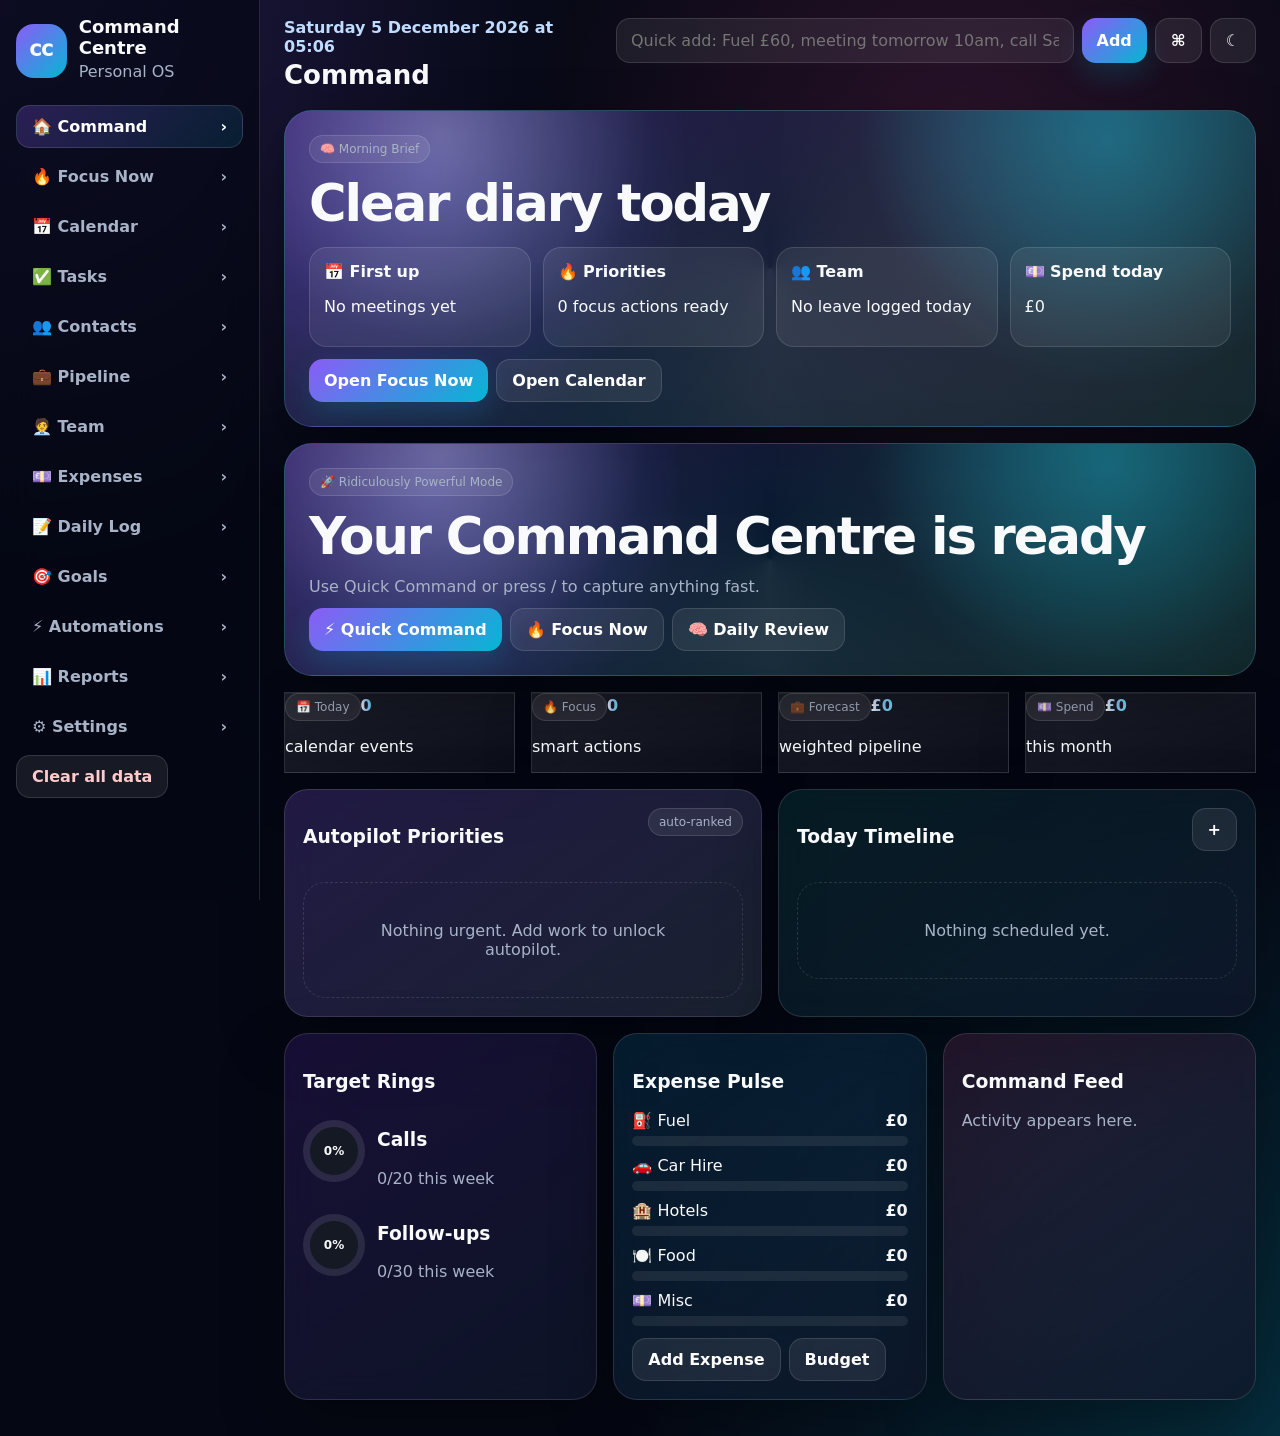
<file: index.html>
<!doctype html>
<html lang="en">
<head>
  <meta charset="UTF-8" />
  <meta name="viewport" content="width=device-width, initial-scale=1.0" />
  <meta name="theme-color" content="#111827" />
  <meta name="apple-mobile-web-app-capable" content="yes" />
  <meta name="apple-mobile-web-app-title" content="Command Centre" />
  <link rel="apple-touch-icon" href="./icon-192.png" />
  <title>Command Centre Personal OS</title>
  <link rel="manifest" href="./manifest.json">
  <link rel="stylesheet" href="./styles.css" />
</head>
<body>
  <div class="app-shell">
    <aside class="sidebar">
      <div class="brand"><div class="logo">CC</div><div><h1>Command Centre</h1><p>Personal OS</p></div></div>
      <nav id="nav"></nav>
      <button class="ghost danger" id="clearData">Clear all data</button>
    </aside>
    <main class="main">
      <header class="topbar">
        <div><p class="eyebrow" id="todayText"></p><h2 id="pageTitle">Dashboard</h2></div>
        <div class="quick-add">
          <input id="quickInput" placeholder="Quick add: Fuel £60, meeting tomorrow 10am, call Sarah..." />
          <button id="quickAddBtn">Add</button><button class="ghost" id="commandBtn" title="Open command palette">⌘</button><button class="ghost" id="themeBtn" title="Toggle theme">☾</button>
        </div>
      </header>
      <section id="view"></section><div id="toast" class="toast hidden"></div>
    </main>
  </div>
  <div id="modal" class="modal hidden"><div class="modal-card"><button class="close" id="closeModal">×</button><div id="modalContent"></div></div></div>
  <script src="./app.js"></script>
</body>
</html>
</file>
<file: styles.css>
:root{--bg:#050814;--panel:rgba(17,24,39,.72);--panel2:rgba(31,41,55,.82);--text:#f8fafc;--muted:#a8b3c7;--line:rgba(255,255,255,.12);--accent:#8b5cf6;--accent2:#06b6d4;--good:#22c55e;--warn:#f59e0b;--bad:#ef4444;--pink:#ec4899;--orange:#f97316;--shadow:0 24px 60px rgba(0,0,0,.35)}*{box-sizing:border-box}body{margin:0;font-family:Inter,ui-sans-serif,system-ui,-apple-system,Segoe UI,Arial;background:radial-gradient(circle at top left,rgba(139,92,246,.24),transparent 30%),radial-gradient(circle at 75% 10%,rgba(236,72,153,.16),transparent 28%),radial-gradient(circle at bottom right,rgba(6,182,212,.22),transparent 34%),var(--bg);color:var(--text);min-height:100vh}button,input,select,textarea{font:inherit}button{border:0;border-radius:14px;padding:11px 15px;background:linear-gradient(135deg,var(--accent),var(--accent2));color:white;font-weight:900;cursor:pointer;box-shadow:0 12px 28px rgba(6,182,212,.18);transition:.2s}button:hover{transform:translateY(-1px);filter:saturate(1.16)}.ghost{background:rgba(255,255,255,.08);border:1px solid var(--line);box-shadow:none}.danger{color:#fecaca}.app-shell{display:grid;grid-template-columns:260px 1fr;min-height:100vh}.sidebar{position:sticky;top:0;height:100vh;background:rgba(5,8,20,.72);border-right:1px solid var(--line);padding:16px;backdrop-filter:blur(18px);z-index:5}.brand{display:flex;align-items:center;gap:12px;margin-bottom:20px}.logo{width:54px;height:54px;border-radius:18px;display:grid;place-items:center;background:linear-gradient(135deg,#8b5cf6,#06b6d4);font-weight:1000}.brand h1{font-size:18px;margin:0}.brand p,.muted{color:var(--muted);margin:4px 0}.navbtn{width:100%;display:flex;justify-content:space-between;align-items:center;margin:7px 0;background:transparent;color:var(--muted);box-shadow:none;border:1px solid transparent}.navbtn:hover,.navbtn.active{background:linear-gradient(135deg,rgba(139,92,246,.25),rgba(6,182,212,.12));border-color:var(--line);color:white}.main{padding:18px 24px 36px}.topbar{display:flex;align-items:flex-start;justify-content:space-between;gap:18px;margin-bottom:20px}.eyebrow{color:#9cc8ff;margin:0 0 4px}.topbar h2{margin:0;font-size:26px}.quick-add{display:flex;gap:8px;min-width:min(640px,60vw)}input,select,textarea{width:100%;background:rgba(255,255,255,.075);border:1px solid var(--line);border-radius:14px;color:var(--text);padding:12px 14px;outline:none}textarea{min-height:100px}.grid{display:grid;gap:16px}.cols-5{grid-template-columns:repeat(5,minmax(0,1fr))}.cols-4{grid-template-columns:repeat(4,minmax(0,1fr))}.cols-3{grid-template-columns:repeat(3,minmax(0,1fr))}.cols-2{grid-template-columns:repeat(2,minmax(0,1fr))}.tiny{grid-template-columns:1fr;gap:8px}.card{background:linear-gradient(180deg,var(--panel2),var(--panel));border:1px solid var(--line);border-radius:24px;padding:18px;box-shadow:var(--shadow);backdrop-filter:blur(18px);transition:.25s;position:relative;overflow:hidden}.card:hover{transform:translateY(-2px);border-color:rgba(255,255,255,.28)}.rainbow{background:linear-gradient(135deg,rgba(139,92,246,.38),rgba(6,182,212,.22),rgba(236,72,153,.22))}.colour-card{background:linear-gradient(145deg,rgba(139,92,246,.22),rgba(31,41,55,.78))}.teal-card{background:linear-gradient(145deg,rgba(6,182,212,.20),rgba(31,41,55,.78))}.purple-card{background:linear-gradient(145deg,rgba(168,85,247,.22),rgba(31,41,55,.78))}.blue-card{background:linear-gradient(145deg,rgba(59,130,246,.20),rgba(31,41,55,.78))}.pink-card{background:linear-gradient(145deg,rgba(236,72,153,.20),rgba(31,41,55,.78))}.hero{position:relative;overflow:hidden;padding:24px;border-radius:28px;border:1px solid var(--line);box-shadow:var(--shadow);margin-bottom:16px}.hero:before{content:"";position:absolute;inset:-60px;background:radial-gradient(circle at 20% 20%,rgba(255,255,255,.24),transparent 22%),radial-gradient(circle at 80% 10%,rgba(6,182,212,.22),transparent 26%);animation:floatGlow 8s ease-in-out infinite alternate}.hero>*{position:relative}.hero h2{font-size:clamp(30px,4vw,52px);letter-spacing:-.04em;margin:.2em 0}.pill{display:inline-flex;align-items:center;gap:6px;border:1px solid var(--line);padding:6px 10px;border-radius:999px;background:rgba(255,255,255,.08);color:var(--muted);font-size:12px}.actions{display:flex;gap:8px;flex-wrap:wrap;margin-top:12px}.stat{min-height:144px;display:flex;flex-direction:column;justify-content:space-between}.stat:after{content:"";position:absolute;right:-26px;top:-26px;width:104px;height:104px;border-radius:999px;background:linear-gradient(135deg,rgba(139,92,246,.34),rgba(6,182,212,.22),rgba(236,72,153,.16))}.stat strong{font-size:30px;display:block;margin-top:10px}.list{display:grid;gap:10px}.item{border:1px solid var(--line);background:rgba(255,255,255,.055);border-radius:18px;padding:12px;display:flex;justify-content:space-between;gap:12px;align-items:flex-start;transition:.2s}.item:hover{background:rgba(255,255,255,.095);transform:translateY(-1px)}.priority-item{position:relative}.priority-item:before{content:"";position:absolute;left:0;top:0;bottom:0;width:5px;background:linear-gradient(var(--accent),var(--accent2))}.priority-item.urgent:before{background:var(--bad)}.priority-item.warn:before{background:var(--warn)}.page-head,.calendar-head{display:flex;justify-content:space-between;align-items:flex-start;gap:12px;margin-bottom:16px}.kanban{display:grid;grid-template-columns:repeat(4,minmax(220px,1fr));gap:14px;overflow-x:auto}.lane{background:rgba(255,255,255,.045);border:1px solid var(--line);border-radius:22px;padding:12px;min-height:300px}.lane h3{font-size:15px;margin-bottom:12px;display:flex;justify-content:space-between}.calendar{display:grid;grid-template-columns:repeat(7,1fr);gap:8px}.day-name{text-align:center;color:var(--muted);font-size:12px}.day{min-height:122px;border:1px solid var(--line);background:rgba(255,255,255,.045);border-radius:18px;padding:8px;transition:.2s;cursor:pointer}.day:hover{background:rgba(255,255,255,.09);transform:translateY(-1px)}.day.today{outline:2px solid rgba(6,182,212,.65)}.date-num{font-weight:1000;margin-bottom:6px}.event-chip{display:block;white-space:nowrap;overflow:hidden;text-overflow:ellipsis;border-left:4px solid var(--event,#8b5cf6);border-radius:10px;padding:5px 7px;margin:5px 0;font-size:11px;background:color-mix(in srgb,var(--event,#8b5cf6) 24%, transparent);color:white}.event-chip.leave{background:rgba(249,115,22,.22)}.team-legend,.chip-list{display:flex;gap:8px;flex-wrap:wrap;margin:8px 0 16px}.team-legend span,.team-chip{border:1px solid color-mix(in srgb,var(--member) 65%, transparent);background:color-mix(in srgb,var(--member) 18%, transparent);padding:7px 10px;border-radius:999px;color:white;font-size:13px}.avatar{display:inline-grid;place-items:center;width:34px;height:34px;border-radius:999px;background:linear-gradient(135deg,var(--member,#8b5cf6),#06b6d4);font-size:12px;font-weight:1000;color:white;margin-right:8px}.contact-top{display:flex;justify-content:space-between;gap:12px}.star{font-size:28px;background:transparent;box-shadow:none;padding:0;color:#64748b}.star.on{color:#facc15;text-shadow:0 0 16px rgba(250,204,21,.45)}.team-card{cursor:pointer}.member-banner{height:7px;position:absolute;left:0;right:0;top:0;background:linear-gradient(90deg,var(--member),transparent)}.note{padding:10px;border:1px solid var(--line);border-radius:14px;background:rgba(255,255,255,.055)}.mini-bars{display:grid;gap:10px;margin-top:12px}.mini-bar{display:grid;grid-template-columns:100px 1fr 76px;gap:10px;align-items:center;color:var(--muted);font-size:13px}.mini-bar span:nth-child(2){height:10px;border-radius:999px;background:rgba(255,255,255,.08);overflow:hidden}.mini-bar i{display:block;height:100%;background:linear-gradient(90deg,var(--accent),var(--accent2),var(--pink));border-radius:999px}.heatmap{display:grid;grid-template-columns:repeat(7,1fr);gap:7px;margin-top:14px}.heat{aspect-ratio:1;border-radius:10px;border:1px solid var(--line);background:rgba(255,255,255,.045);display:grid;place-items:center;font-size:11px;color:var(--muted);transition:.2s}.heat.active{background:linear-gradient(135deg,rgba(139,92,246,.52),rgba(6,182,212,.32));color:white}.sparkline{height:54px;display:flex;align-items:end;gap:5px;margin-top:12px}.sparkline i{flex:1;min-height:8px;border-radius:8px 8px 2px 2px;background:linear-gradient(180deg,rgba(6,182,212,.9),rgba(139,92,246,.9));animation:rise .6s ease both}.modal{position:fixed;inset:0;background:rgba(0,0,0,.65);display:grid;place-items:center;padding:18px;z-index:20}.hidden{display:none}.modal-card{width:min(880px,96vw);max-height:88vh;overflow:auto;background:#0b1220;border:1px solid var(--line);border-radius:26px;padding:20px;box-shadow:var(--shadow);position:relative}.close{position:absolute;right:14px;top:14px;background:var(--panel);box-shadow:none}.form{display:grid;gap:10px}.form-row{display:grid;grid-template-columns:1fr 1fr;gap:10px}.empty{text-align:center;padding:38px;color:var(--muted);border:1px dashed var(--line);border-radius:22px}.command-grid{display:grid;grid-template-columns:repeat(2,1fr);gap:10px;margin-top:14px}.command-grid button{min-height:72px;text-align:left}.toast{position:fixed;left:50%;bottom:24px;transform:translateX(-50%);background:rgba(15,23,42,.92);border:1px solid var(--line);color:white;padding:12px 16px;border-radius:999px;box-shadow:var(--shadow);z-index:60}.view-enter{animation:fadeUp .25s ease}.pulse{animation:pulse 1.8s ease-in-out infinite}body.light{--bg:#f6f8fc;--panel:rgba(255,255,255,.76);--panel2:rgba(255,255,255,.96);--text:#0f172a;--muted:#64748b;--line:rgba(15,23,42,.12);background:radial-gradient(circle at top left,#dbeafe,transparent 34%),radial-gradient(circle at bottom right,#fce7f3,transparent 30%),var(--bg)}body.light .sidebar{background:rgba(255,255,255,.82)}body.light .modal-card{background:#fff}body.light input,body.light select,body.light textarea{background:rgba(255,255,255,.88);color:#0f172a}body.light .ghost{color:#0f172a}@keyframes floatGlow{from{transform:translate3d(-10px,-8px,0) scale(1)}to{transform:translate3d(12px,10px,0) scale(1.04)}}@keyframes fadeUp{from{opacity:0;transform:translateY(8px)}to{opacity:1;transform:none}}@keyframes rise{from{height:0;opacity:.2}to{opacity:1}}@keyframes pulse{0%,100%{box-shadow:0 0 0 0 rgba(6,182,212,.35)}50%{box-shadow:0 0 0 10px rgba(6,182,212,0)}}@media(max-width:1120px){.cols-5,.cols-4,.cols-3,.cols-2{grid-template-columns:1fr 1fr}}@media(max-width:860px){.app-shell{grid-template-columns:1fr}.sidebar{position:relative;height:auto}.topbar{display:grid}.quick-add{min-width:0;width:100%}.calendar{grid-template-columns:repeat(2,1fr)}.day-name{display:none}.main{padding:16px}.form-row{grid-template-columns:1fr}.kanban{grid-template-columns:1fr}.cols-5,.cols-4,.cols-3,.cols-2{grid-template-columns:1fr}}@media(max-width:520px){.calendar{grid-template-columns:1fr}.sidebar{padding:16px}.command-grid{grid-template-columns:1fr}.quick-add{display:grid;grid-template-columns:1fr auto}.quick-add .ghost{display:none}.mini-bar{grid-template-columns:84px 1fr 62px}}
/* Power upgrade */
.hero.power{background:radial-gradient(circle at 15% 20%,rgba(99,102,241,.38),transparent 30%),radial-gradient(circle at 85% 10%,rgba(34,211,238,.28),transparent 28%),linear-gradient(135deg,rgba(124,58,237,.28),rgba(14,165,233,.12),rgba(16,185,129,.12));border:1px solid rgba(125,211,252,.25);position:relative;overflow:hidden}.hero.power:after{content:"";position:absolute;inset:-40%;background:conic-gradient(from 0deg,transparent,rgba(255,255,255,.08),transparent);animation:spin 14s linear infinite}.hero>*{position:relative;z-index:1}@keyframes spin{to{transform:rotate(360deg)}}
.focus-hero{background:linear-gradient(135deg,rgba(244,63,94,.25),rgba(249,115,22,.12),rgba(124,58,237,.18))}.mini-hero{padding:24px;border-radius:24px;background:linear-gradient(135deg,rgba(56,189,248,.14),rgba(167,139,250,.12));border:1px solid rgba(255,255,255,.12);margin-bottom:16px}.cols-5{grid-template-columns:repeat(5,minmax(0,1fr))}.metric{background:linear-gradient(155deg,rgba(255,255,255,.09),rgba(255,255,255,.03));border:1px solid rgba(255,255,255,.13);box-shadow:0 18px 50px rgba(0,0,0,.18),inset 0 1px rgba(255,255,255,.06);transition:.25s ease}.metric:hover{transform:translateY(-4px) scale(1.01);border-color:rgba(56,189,248,.45)}.metric strong{background:linear-gradient(90deg,#fff,#93c5fd,#67e8f9);-webkit-background-clip:text;color:transparent}.light .metric strong{background:linear-gradient(90deg,#111827,#7c3aed,#0284c7);-webkit-background-clip:text;color:transparent}.item,.card,.day,.lane{transition:transform .2s ease,border-color .2s ease,box-shadow .2s ease}.item:hover,.card:hover,.day:hover{transform:translateY(-2px);border-color:rgba(56,189,248,.35)}.priority-item.urgent{box-shadow:inset 4px 0 0 #f43f5e}.priority-item.warn{box-shadow:inset 4px 0 0 #f59e0b}.ring-row{display:flex;align-items:center;gap:12px;margin:12px 0}.ring{--p:0;width:62px;height:62px;border-radius:50%;display:grid;place-items:center;background:conic-gradient(#22d3ee calc(var(--p)*1%),rgba(255,255,255,.1) 0);position:relative}.ring:after{content:"";position:absolute;inset:7px;background:#151923;border-radius:50%}.light .ring:after{background:#fff}.ring span{position:relative;z-index:1;font-weight:900;font-size:12px}.feed{display:flex;gap:10px;padding:10px 0;border-bottom:1px solid rgba(255,255,255,.08)}.feed span{font-size:22px}.bar.big{height:14px}.bar span{background:linear-gradient(90deg,#7c3aed,#06b6d4,#22c55e);box-shadow:0 0 18px rgba(34,211,238,.25)}.goal-card{background:linear-gradient(160deg,rgba(16,185,129,.16),rgba(124,58,237,.12))}.event{border-left:4px solid var(--event);background:color-mix(in srgb,var(--event) 18%,transparent);padding:5px 8px;border-radius:10px;margin-top:6px;white-space:nowrap;overflow:hidden;text-overflow:ellipsis;font-size:12px}.daynum{display:flex;align-items:center;justify-content:space-between}.mini{border:0;border-radius:99px;padding:2px 8px;background:rgba(255,255,255,.1);color:inherit}.legend{display:flex;gap:8px;flex-wrap:wrap;margin:12px 0}.team-chip{border:1px solid color-mix(in srgb,var(--member) 60%,transparent);background:color-mix(in srgb,var(--member) 18%,transparent)}.avatar.fav{background:linear-gradient(135deg,#facc15,#fb7185)!important}.member-card{overflow:hidden}.command-grid{grid-template-columns:repeat(3,minmax(0,1fr))}.command-grid button{min-height:72px;text-align:left;background:linear-gradient(135deg,rgba(124,58,237,.25),rgba(14,165,233,.15));border:1px solid rgba(255,255,255,.14)}.statline{display:flex;justify-content:space-between;gap:10px;margin:10px 0 6px}.page-actions{display:flex;gap:10px;flex-wrap:wrap;margin-bottom:16px}.cards-grid{grid-template-columns:repeat(auto-fit,minmax(260px,1fr))}.teal-card{background:linear-gradient(145deg,rgba(20,184,166,.12),rgba(15,23,42,.8))}.blue-card{background:linear-gradient(145deg,rgba(14,165,233,.14),rgba(15,23,42,.8))}.pink-card{background:linear-gradient(145deg,rgba(236,72,153,.13),rgba(15,23,42,.8))}.purple-card{background:linear-gradient(145deg,rgba(124,58,237,.16),rgba(15,23,42,.8))}@media(max-width:1050px){.cols-5{grid-template-columns:repeat(2,minmax(0,1fr))}.command-grid{grid-template-columns:1fr 1fr}}@media(max-width:650px){.cols-5,.command-grid{grid-template-columns:1fr}.hero.power h2{font-size:28px}}

/* Personal Command Centre refinements */
select, select option { background:#111827; color:#f8fafc; }
body.light select, body.light select option { background:#ffffff; color:#0f172a; }
.inline-filter{display:flex;align-items:center;gap:10px;background:rgba(255,255,255,.06);border:1px solid var(--line);border-radius:16px;padding:8px 10px;color:var(--muted);font-weight:800}
.inline-filter select{min-width:190px;padding:9px 12px;background:rgba(255,255,255,.12);color:var(--text)}
.task-rich{align-items:stretch}.task-rich .pill{align-self:flex-start;white-space:nowrap}.team-score,.profile-stats{display:grid;grid-template-columns:repeat(2,1fr);gap:8px;margin:14px 0}.team-score span,.profile-stats span{background:rgba(255,255,255,.07);border:1px solid var(--line);border-radius:14px;padding:10px;color:var(--muted)}.team-score b,.profile-stats b{display:block;color:var(--text);font-size:18px;margin-top:3px}.profile-hero{display:flex;align-items:center;gap:12px;margin:20px 0 10px}.profile-hero .avatar{width:54px;height:54px;font-size:16px}.team-detail .card{box-shadow:none}.topbar .eyebrow{font-weight:800;color:#bfdbfe}.calendar-grid .day{position:relative}.calendar-grid .event{box-shadow:0 8px 18px rgba(0,0,0,.12)}
@media(max-width:650px){.team-score,.profile-stats{grid-template-columns:1fr}.task-rich{display:block}.task-rich .pill{margin-top:10px}}

/* Ridiculously Powerful V2: calendar month grid + morning brief */
.calendar-grid{display:grid;grid-template-columns:repeat(7,minmax(0,1fr));gap:8px;margin-bottom:8px}.calendar-grid.weekdays{margin-top:10px;margin-bottom:6px}.calendar-grid.weekdays b{text-align:center;color:var(--muted);font-size:13px}.month-view .day{min-height:132px;max-height:170px;overflow:hidden}.calendar-day{cursor:pointer}.calendar-day.today{outline:2px solid rgba(56,189,248,.8);box-shadow:0 0 0 4px rgba(56,189,248,.12)}.muted-day{opacity:.25;background:rgba(255,255,255,.025)}.event-drag{cursor:grab}.event-drag:active{cursor:grabbing}.event b{font-size:11px}.brief-grid{display:grid;grid-template-columns:repeat(4,minmax(0,1fr));gap:12px;margin-top:14px}.brief-grid>div{border:1px solid var(--line);background:rgba(255,255,255,.07);border-radius:18px;padding:14px}.brief-grid b{display:block;margin-bottom:6px}.member-row{display:flex;align-items:center;gap:10px}.bar{height:10px;border-radius:999px;background:rgba(255,255,255,.08);overflow:hidden}.bar span{display:block;height:100%;border-radius:999px;background:linear-gradient(90deg,var(--accent),var(--accent2),var(--good))}@media(max-width:900px){.calendar-grid{grid-template-columns:repeat(7,minmax(70px,1fr));overflow-x:auto}.month-view .day{min-height:112px}.brief-grid{grid-template-columns:1fr 1fr}}@media(max-width:560px){.brief-grid{grid-template-columns:1fr}.calendar-grid{gap:5px}.month-view .day{min-height:92px;padding:6px}.event{font-size:10px;padding:4px 5px}}
</file>
